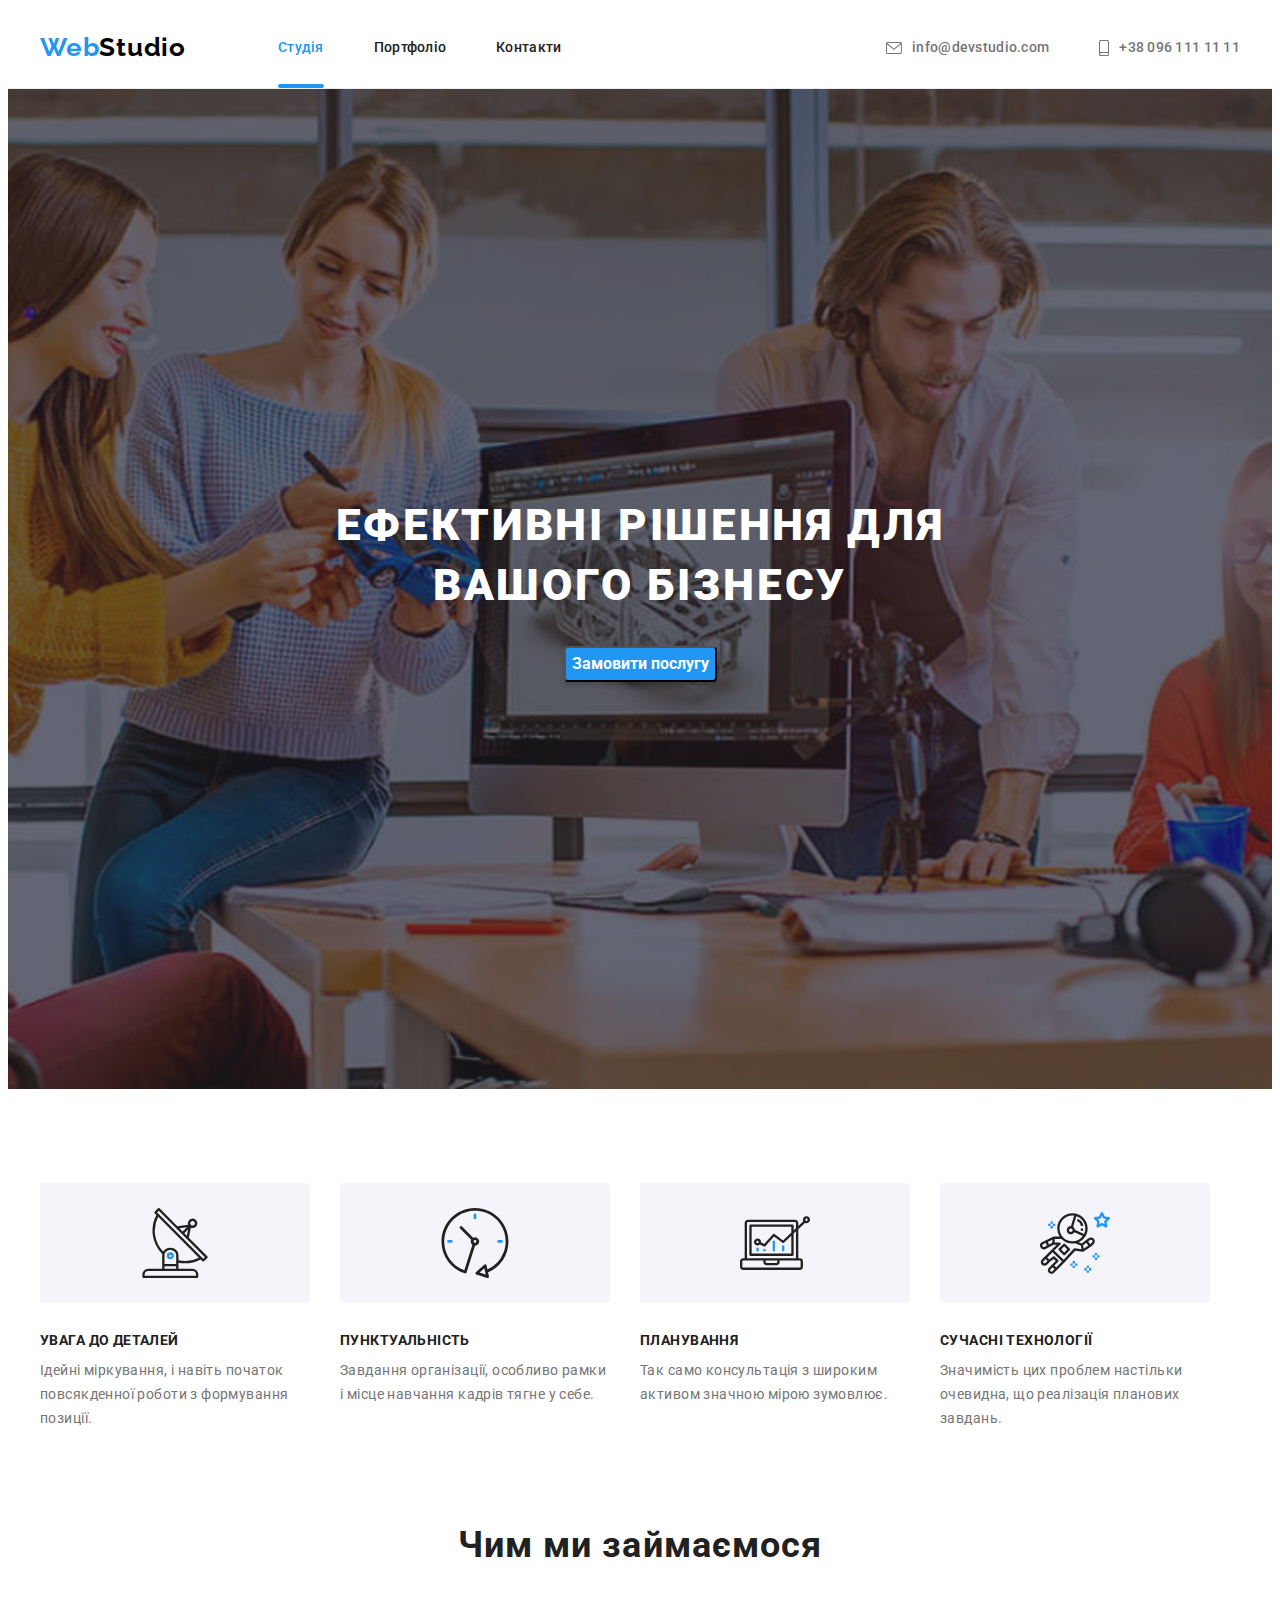
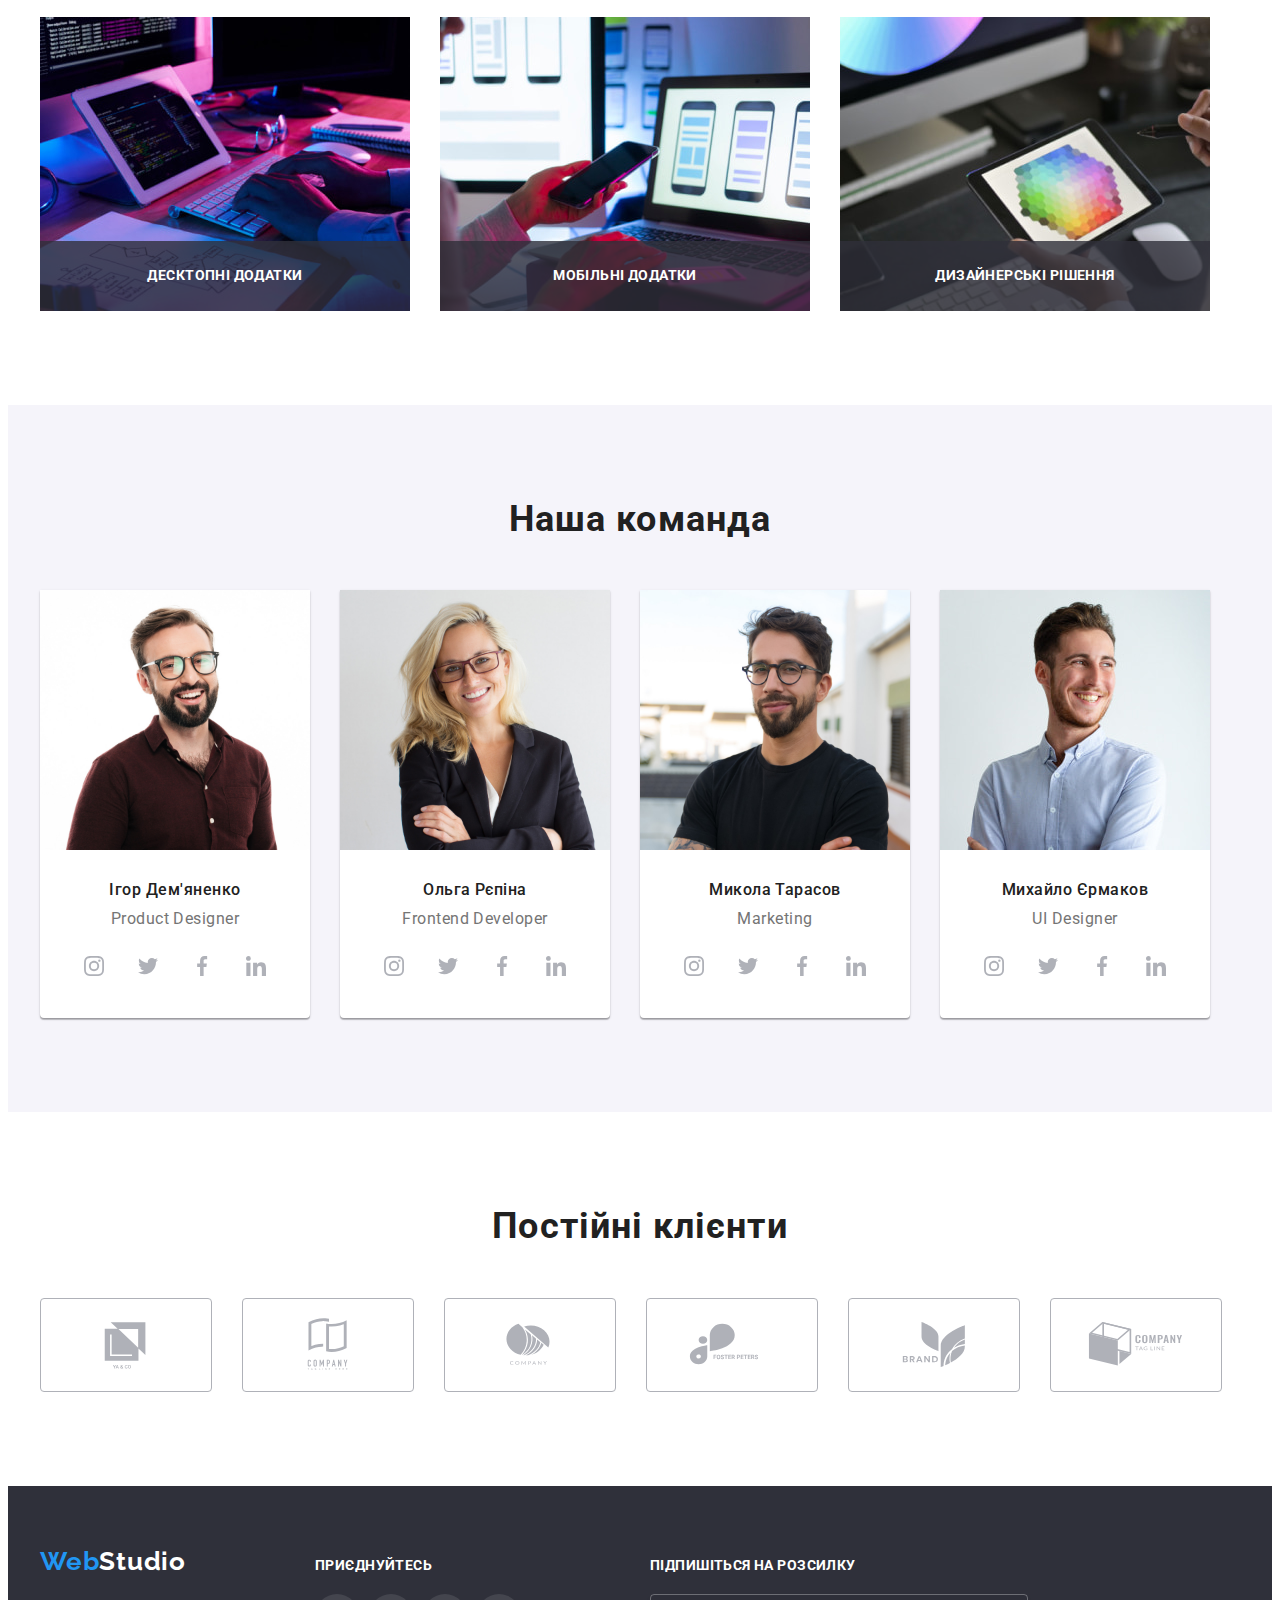
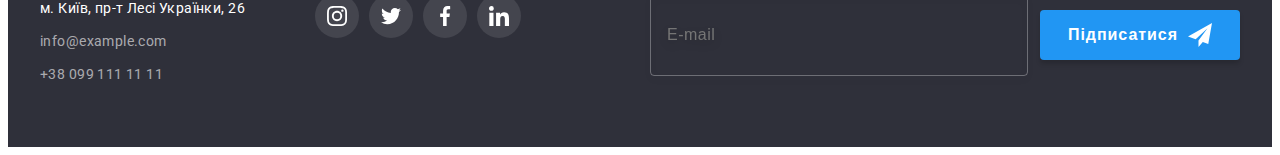
<file: index.html>
<!DOCTYPE html>
<html lang="uk">
  <head>
    <meta charset="UTF-8" />
    <meta http-equiv="X-UA-Compatible" content="IE=edge" />
    <meta name="viewport" content="width=device-width, initial-scale=1.0" />
    <title>WebStudio</title>
    <link rel="stylesheet" href="https://fonts.googleapis.com/css2?family=Raleway:wght@700&family=Roboto:wght@400;500;700;900&display=swap">
    <link rel="stylesheet" href="https://cdnjs.cloudflare.com/ajax/libs/modern-normalize/1.1.0/modern-normalize.min.css" integrity="sha512-wpPYUAdjBVSE4KJnH1VR1HeZfpl1ub8YT/NKx4PuQ5NmX2tKuGu6U/JRp5y+Y8XG2tV+wKQpNHVUX03MfMFn9Q==" crossorigin="anonymous" referrerpolicy="no-referrer" />
    <link rel="stylesheet" href="./css/styles.css">
  </head>
  <body>
    <!--Header section-->
    <header>
      <div class="container header">
      <nav class="header-nav">
        <a href="./index.html" class="logo"><span class="web">Web</span>Studio</a>
        <ul class="nav-list">
          <li><a href="./index.html" class="link current">Студія</a></li>
          <li><a href="./portfolio.html" class="link nav-link">Портфоліо</a></li>
          <li><a href="" class="link nav-link">Контакти</a></li>
        </ul>
      </nav>
      <ul class="contacts">
        <li class="contacts-item"><a href="mailto:info@devstudio.com" class="link"><svg class="contact-icon" width="16" height="12"><use href="./images/icon/icons.svg#icon-envelope"></use></svg>info@devstudio.com</a></li>
        <li class="contacts-item"><a href="tel:+380961111111" class="link"><svg class="contact-icon" width="10" height="16"><use href="./images/icon/icons.svg#icon-smartphone"></use></svg>+38 096 111 11 11</a></li>
      </ul>
    </div>
    </header>
    <!--Main section-->
    <main>
      <section class="hero section">
        <div class="container">
        <h1 class="title">Ефективні рішення для вашого бізнесу</h1>
      <button type="button" class="btn " data-modal-open>Замовити послугу</button>
    </div>
      </section>
       <section class="section">
        <div class="container">
        <ul class="text-list">
          <li class="text-list-item">
          <div class="list-icon">
          <svg class="list-item-icon">
            <use href="./images/icon/icons.svg#icon-antenna" width="70" height="70"></use>
          </svg></div>
            <h3 class="list-item-title">УВАГА ДО ДЕТАЛЕЙ</h3>
            <p class="list-item">
              Ідейні міркування, і навіть початок повсякденної роботи з формування позиції.
            </p>
          </li>
          <li class="text-list-item">
            <div class="list-icon">
            <svg class="list-item-icon"><use href="./images/icon/icons.svg#icon-clock" width="70" height="70"></use>
          </svg></div>
            <h3 class="list-item-title">Пунктуальність</h3>
            <p class="list-item">
              Завдання організації, особливо рамки і місце навчання кадрів тягне у себе.
            </p>
          </li>
          <li class="text-list-item">
            <div class="list-icon">
            <svg class="list-item-icon"><use href ="./images/icon/icons.svg#icon-diagram" width="70" height="70"></use>
             </svg></div>
            <h3 class="list-item-title">ПЛАНУВАННЯ</h3>
            <p class="list-item">
              Так само консультація з широким активом значною мірою зумовлює.
            </p>
          </li>
          <li class="text-list-item">
            <div class="list-icon">
            <svg class="list-item-icon"><use href="./images/icon/icons.svg#icon-astronaut" width="70" height="70"></use>
            </svg></div>
            <h3 class="list-item-title">СУЧАСНІ ТЕХНОЛОГІЇ</h3>
            <p class="list-item">
              Значимість цих проблем настільки очевидна, що реалізація планових завдань.
            </p>
          </li>
        </ul>
      </div>
      </section>
      <!--Section work-->
      <section class="images-box section">
        <div class="container">
        <h2 class="box-title">Чим ми займаємося</h2>
        <ul class="images-list">
          <li class="images-box-item">
            <img
              src="./images/work/img1.jpg"
              alt="верстка сайта"
              width="370"
              height="294">
              <div class="overlay-box">
                <p class="overlay-text">Десктопні додатки</p>
              </div>
          </li>
          <li class="images-box-item">
            <img
              src="./images/work/img2.jpg"
              alt="мобильное приложение"
              width="370"
              height="294">
              <div class="overlay-box">
                <p class="overlay-text">Мобільні додатки</p>
              </div>
          </li>
          <li class="images-box-item">
            <img
              src="./images/work/img3.jpg"
              alt="приложение для планшета"
              width="370"
              height="294">
              <div class="overlay-box">
                <p class="overlay-text">Дизайнерські рішення</p>
              </div>
          </li>
        </ul>
      </div>
      </section>
       <!--Team section-->
      <section class="team-section section">
        <div class="container">
        <h2 class="title-team-section">Наша команда</h2>
        <ul class="team-list">
          <li class="box-shadow">
            <img
              src="./images/team/img1.jpg"
              alt="продукт дизайнер"
              width="270"
              height="260">
              <div class="visit-card">
            <h3 class="team-title-item">Ігор Дем'яненко</h3>
            <p lang="en" class="tagline">Product Designer</p>
            <ul class="social">
              <li class="social-item">
                <a class="social-link" href="">
              <svg class="social-svg"><use href="./images/icon/icons.svg#icon-instagram" width="20" height="20"></use></svg>
                </a>
              </li>
              <li class="social-item">
                <a class="social-link" href="">
                  <svg class="social-svg">
                  <use href="./images/icon/icons.svg#icon-twitter" width="20" height="20"></use>
                  </svg>
                </a>
              </li>
              <li class="social-item">
                <a class="social-link" href="">
                  <svg class="social-svg">
                    <use href="./images/icon/icons.svg#icon-facebook" width="20" height="20"></use>
                  </svg>
                </a>
              </li>
              <li class="social-item">
                <a class="social-link" href="">
                  <svg class="social-svg">
                    <use href="./images/icon/icons.svg#icon-linkedin" width="20" height="20"></use>
                  </svg>
                </a>
              </li>
            </ul>
          </div>
          </li>
          <li class="box-shadow">
            <img
              src="./images/team/img2.jpg"
              alt="фронтенд розробник"
              width="270"
              height="260">
              <div class="visit-card">
            <h3 class="team-title-item">Ольга Рєпіна</h3>
            <p lang="en" class="tagline">Frontend Developer</p>
            <ul class="social">
              <li class="social-item">
                <a class="social-link" href="">
              <svg class="social-svg"><use href="./images/icon/icons.svg#icon-instagram" width="20" height="20"></use></svg>
                </a>
              </li>
              <li class="social-item">
                <a class="social-link" href="">
                  <svg class="social-svg">
                  <use href="./images/icon/icons.svg#icon-twitter" width="20" height="20"></use>
                  </svg>
                </a>
              </li>
              <li class="social-item">
                <a class="social-link" href="">
                  <svg class="social-svg">
                    <use href="./images/icon/icons.svg#icon-facebook" width="20" height="20"></use>
                  </svg>
                </a>
              </li>
              <li class="social-item">
                <a class="social-link" href="">
                  <svg class="social-svg">
                    <use href="./images/icon/icons.svg#icon-linkedin" width="20" height="20"></use>
                  </svg>
                </a>
              </li>
            </ul>
          </div>
          </li>
          <li class="box-shadow">
            <img
              src="./images/team/img3.jpg"
              alt="маркетолог"
              width="270"
              height="260">
              <div class="visit-card">
            <h3 class="team-title-item">Микола Тарасов</h3>
            <p lang="en" class="tagline">Marketing</p>
            <ul class="social">
              <li class="social-item">
                <a class="social-link" href="">
              <svg class="social-svg"><use href="./images/icon/icons.svg#icon-instagram" width="20" height="20"></use></svg>
                </a>
              </li>
              <li class="social-item">
                <a class="social-link" href="">
                  <svg class="social-svg">
                  <use href="./images/icon/icons.svg#icon-twitter" width="20" height="20"></use>
                  </svg>
                </a>
              </li>
              <li class="social-item">
                <a class="social-link" href="">
                  <svg class="social-svg">
                    <use href="./images/icon/icons.svg#icon-facebook" width="20" height="20"></use>
                  </svg>
                </a>
              </li>
              <li class="social-item">
                <a class="social-link" href="">
                  <svg class="social-svg">
                    <use href="./images/icon/icons.svg#icon-linkedin" width="20" height="20"></use>
                  </svg>
                </a>
              </li>
            </ul>
          </div>
          </li>
          <li class="box-shadow">
            <img
              src="./images/team/img4.jpg"
              alt="дизайнер"
              width="270"
              height="260">
              <div class="visit-card">
            <h3 class="team-title-item">Михайло Єрмаков</h3>
            <p lang="en" class="tagline">UI Designer</p>
            <ul class="social">
              <li class="social-item">
                <a class="social-link" href="">
              <svg class="social-svg"><use href="./images/icon/icons.svg#icon-instagram" width="20" height="20"></use></svg>
                </a>
              </li>
              <li class="social-item">
                <a class="social-link" href="">
                  <svg class="social-svg">
                  <use href="./images/icon/icons.svg#icon-twitter" width="20" height="20"></use>
                  </svg>
                </a>
              </li>
              <li class="social-item">
                <a class="social-link" href="">
                  <svg class="social-svg">
                    <use href="./images/icon/icons.svg#icon-facebook" width="20" height="20"></use>
                  </svg>
                </a>
              </li>
              <li class="social-item">
                <a class="social-link" href="">
                  <svg class="social-svg">
                    <use href="./images/icon/icons.svg#icon-linkedin" width="20" height="20"></use>
                  </svg>
                </a>
              </li>
            </ul>
          </div>
          </li>
        </ul>
      </div>
      </section>
      <!-- Client-section -->
    <section class="client-section section">
      <div class="container">
      <h2 class="title-client-section">Постійні клієнти</h2>
      <ul class="client-list">
      <li class="client-list-item">
        <a class="client-logo-link" href="">
          <svg class="client-logo">
            <use href="./images/icon/icons.svg#icon-logo-1" width="106" height="60"></use>
          </svg>
        </a>
      </li>
      <li class="client-list-item">
        <a class="client-logo-link" href="">
          <svg class="client-logo">
            <use href="./images/icon/icons.svg#icon-logo-2" width="106" height="60"></use>
          </svg>
        </a>
      </li>
      <li class="client-list-item">
        <a class="client-logo-link" href="">
          <svg class="client-logo">
            <use href="./images/icon/icons.svg#icon-logo-3" width="106" height="60"></use>
          </svg>
        </a>
      </li>
      <li class="client-list-item">
        <a class="client-logo-link" href="">
          <svg class="client-logo">
            <use href="./images/icon/icons.svg#icon-logo-4" width="106" height="60"></use>
          </svg>
        </a>
      </li>
      <li class="client-list-item">
        <a class="client-logo-link" href="">
          <svg class="client-logo">
            <use href="./images/icon/icons.svg#icon-logo-5" width="106" height="60"></use>
          </svg>
        </a>
      </li>
      <li class="client-list-item">
        <a class="client-logo-link" href="">
          <svg class="client-logo">
            <use href="./images/icon/icons.svg#icon-logo-6" width="106" height="60"></use>
          </svg>
        </a>
      </li>
      </ul>
    </div>
    </section>
    </main>
    <!--Footer section-->
    <footer class="footer">
      <div class="container footer-container">
        <div class="footer-left">
      <a href="./index.html" class="logo-footer"><span class="web-footer">Web</span>Studio</a>
      <address>
        <ul class="address">
          <li class="address-list-item">
            <a
              href="https://goo.gl/maps/V2RMmT23SbGnwHyq6"
              target="_blank"
              rel="noopener noreferrer" class="address-link footer-address"
              >м. Київ, пр-т Лесі Українки, 26</a
            >
          </li>
          <li class="address-list-item"><a href="mailto:info@example.com" class="address-link">info@example.com</a></li>
          <li class="address-list-item"><a href="tel:+380991111111" class="address-link">+38 099 111 11 11</a></li>
        </ul>
      </address>
    </div>
      <div class="footer-right">
        <h2 class="join-text">приєднуйтесь</h2>
        <ul class="footer-list">
          <li class="footer-item">
            <a class="footer-link" href="">
              <svg class="social-icon">
              <use href="./images/icon/icons.svg#icon-instagram" width="20" height="20"></use>
              </svg>
            </a>
          </li>
          <li class="footer-item">
            <a class="footer-link" href="">
              <svg class="social-icon">
                <use href="./images/icon/icons.svg#icon-twitter" width="20" height="20"></use>
              </svg>
            </a>
          </li>
          <li class="footer-item">
            <a class="footer-link" href="">
              <svg class="social-icon">
                <use href="./images/icon/icons.svg#icon-facebook" width="20" height="20"></use>
              </svg>
            </a>
          </li>
          <li class="footer-item">
            <a class="footer-link" href="">
              <svg class="social-icon">
                <use href="./images/icon/icons.svg#icon-linkedin" width="20" height="20"></use>
              </svg>
            </a>
          </li> 
        </ul>
  </div>
  <div class="footer-subscribe">
    <div>
    <h2 class="subscribe-text">Підпишіться на розсилку</h2>
  </div>
    <div class="footer-subscribe-form">
   <form class="subscribe-form" name="subscribe-form">
      <input class="subscribe-input" type="email" name="email" placeholder="E-mail"/>
      <button class="subscribe-btn" type="submit">
        <span>Підписатися</span>
        <svg class="btn-svg" width="24" height="24">
          <use href="./images/icon/icons.svg#icon-subscribe-btn"></use>
        </svg>
      </button> 
    </form>
    </div>
  </div>
    </div>
    </footer>
   <div class="backdrop is-hidden" data-modal>
  <div class="modal">
    <button class="button-close" data-modal-close>
      <svg width="18" height="18">
        <use href="./images/icon/icons.svg#icon-close"></use>
      </svg>
   </button>
   <form class="modal-form">
   <strong class="modal-title">Залиште свої дані, ми вам передзвонимо</strong>
   <div class="form-box">
   <label class="modal-label">
    <span class="label-text">Ім'я</span> 
    <input class="modal-input" type="text" name="name"/>
    <svg class="svg-input" width="18" height="18">
      <use href="./images/icon/icons.svg#icon-person"></use>
    </svg>
  </label>
   <label class="modal-label">
    <span class="label-text">Телефон</span>
    <input class="modal-input" type="tel" name="phone-number"/>
    <svg class="svg-input" width="18" height="18">
      <use href="./images/icon/icons.svg#icon-phone"></use>
    </svg>
  </label>
   <label class="modal-label">
   <span class="label-text">Пошта</span>
    <input class="modal-input" type="email" name="e-mail"/>
    <svg class="svg-input" width="18" height="18">
    <use href="./images/icon/icons.svg#icon-email"></use>
    </svg>
  </label>
   <label class="modal-label">
  <span class="label-text"> Коментар</span>
   <textarea class="input-comment" name="comment" id="comment" rows="5" placeholder="Введіть текст"></textarea>
  </label>
</div>
   <label class="agreement-label">
  <input class="checkbox-form visually-hidden" type="checkbox" name="agreement"/>
  <svg class="checkbox-icon" width="16" height="15">
    <use class="checkbox-icon-uncheck" href="./images/icon/icons.svg#icon-uncheck"></use>
    <use class="checkbox-icon-check" href="./images/icon/icons.svg#icon-check"></use>   
  </svg>
<span class="text-agreement">Погоджуюся з розсилкою та приймаю <a class="agreement-link" href=""> Умови договору</a></span>
  </label>
   <button class="modal-btn" type="submit">Відправити</button>
  </form>
  </div>
   </div>
    <script src="./modal.js"></script>
  </body>
</html>
</file>
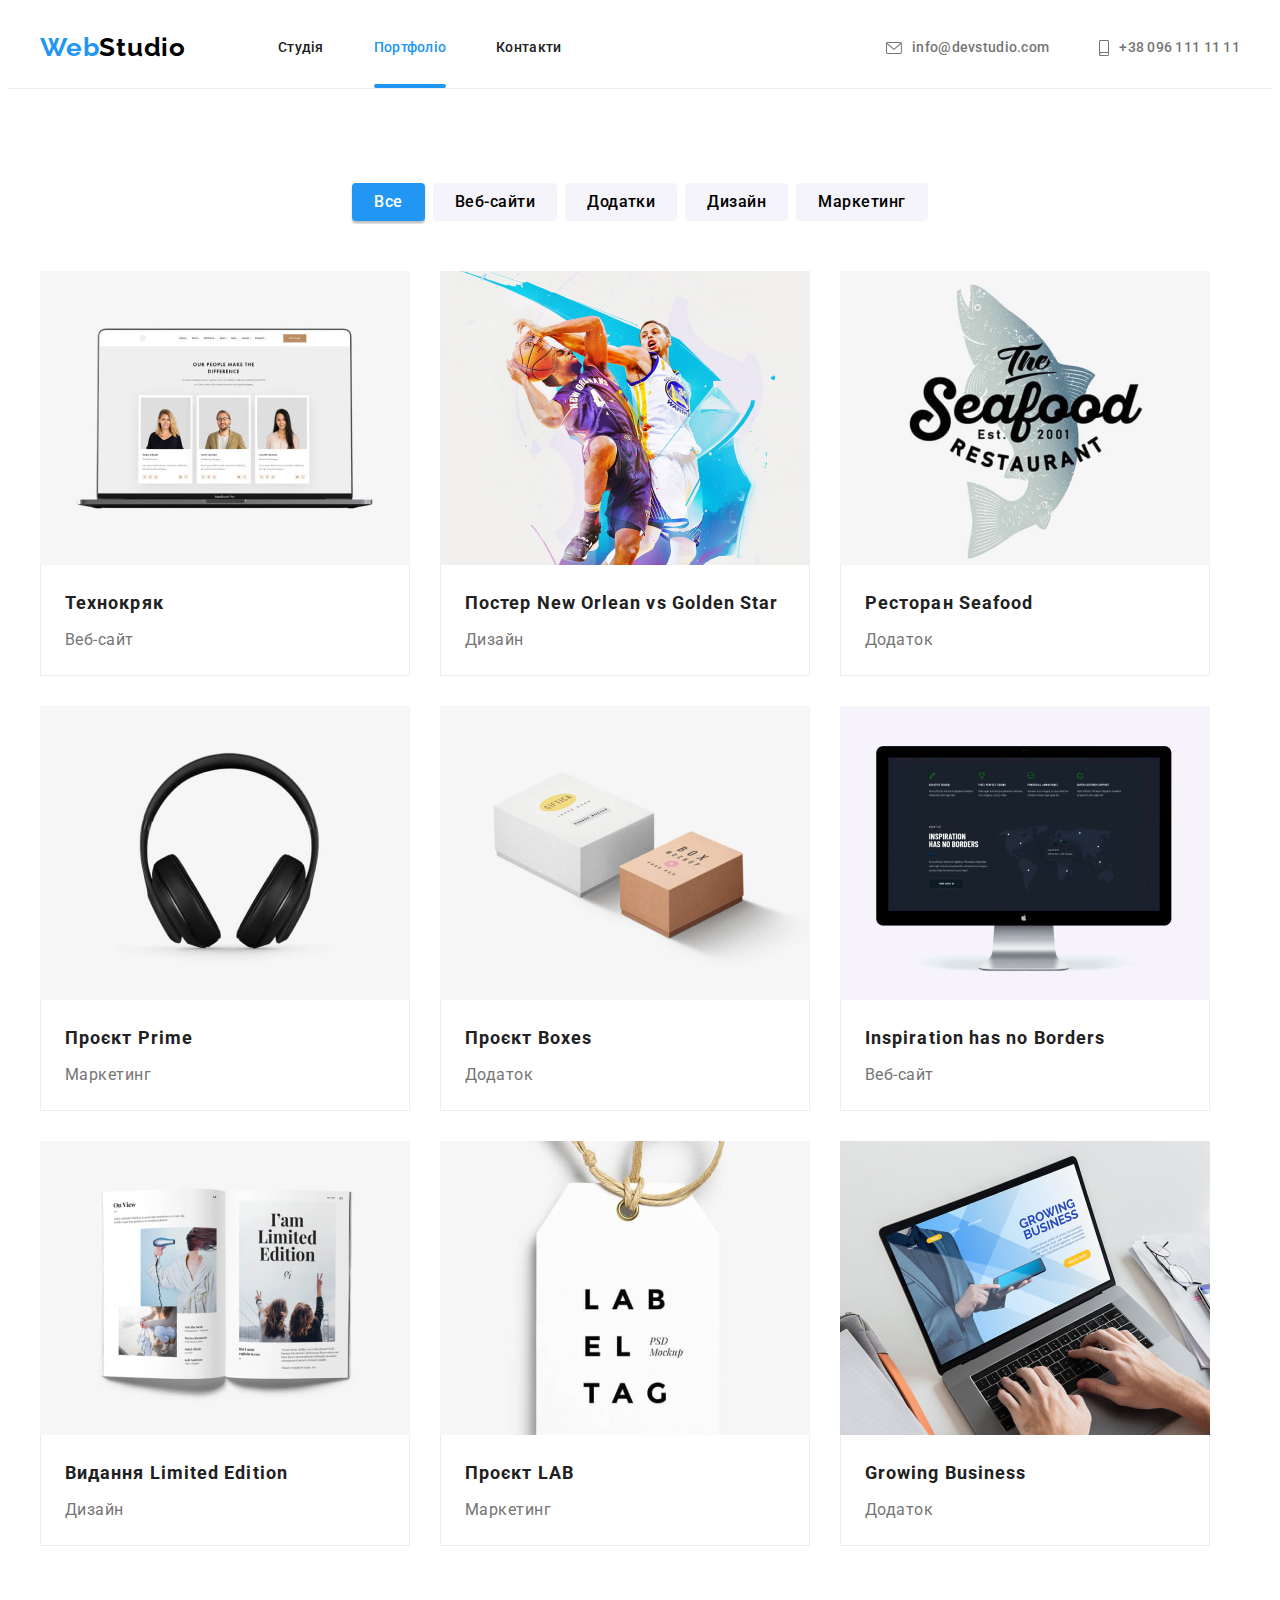
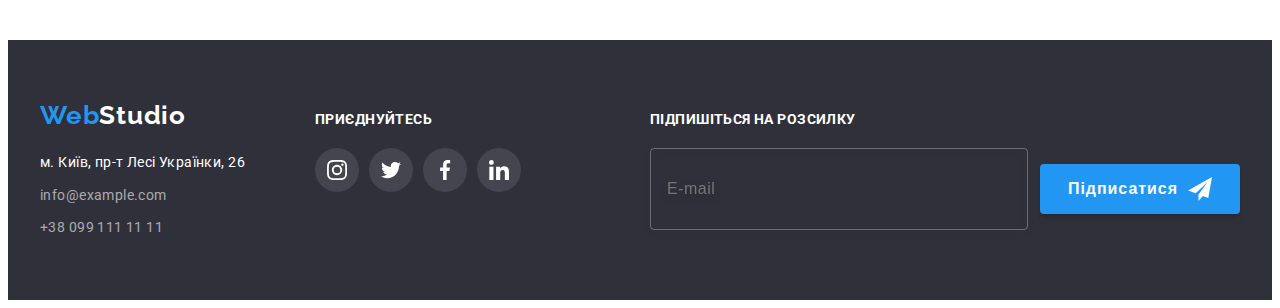
<file: portfolio.html>
<!DOCTYPE html>
<html lang="uk">
<head>
    <meta charset="UTF-8">
    <meta http-equiv="X-UA-Compatible" content="IE=edge">
    <meta name="viewport" content="width=device-width, initial-scale=1.0">
    <title>Portfolio</title>
    <link href="https://fonts.googleapis.com/css2?family=Raleway:wght@700&family=Roboto:wght@400;500;700;900&display=swap" rel="stylesheet">
    <link rel="stylesheet" href="https://cdnjs.cloudflare.com/ajax/libs/modern-normalize/1.1.0/modern-normalize.min.css" integrity="sha512-wpPYUAdjBVSE4KJnH1VR1HeZfpl1ub8YT/NKx4PuQ5NmX2tKuGu6U/JRp5y+Y8XG2tV+wKQpNHVUX03MfMFn9Q==" crossorigin="anonymous" referrerpolicy="no-referrer" />
    <link rel="stylesheet" href="./css/styles.css">
</head>
<body>
    <!--Header section-->
    <header>
        <div class="container header">
<nav class="header-nav">
    <a href="./index.html" class="logo"><span class="web">Web</span>Studio</a>
    <ul class="nav-list">
      <li><a href="./index.html" class="link nav-link">Студія</a></li>
      <li><a href="./portfolio.html" class="link current">Портфоліо</a></li>
      <li><a href="" class="link nav-link">Контакти</a></li>
    </ul>
</nav>
<ul class="contacts">
    <li><a href="mailto:info@devstudio.com" class="link"><svg class="contact-icon" width="16" height="12"><use href="./images/icon/icons.svg#icon-envelope"></use></svg>info@devstudio.com</a></li>
    <li><a href="tel:+380961111111" class="link"><svg class="contact-icon" width="10" height="16"><use href="./images/icon/icons.svg#icon-smartphone"></use></svg>+38 096 111 11 11</a></li>
  </ul>
</div>
    </header>
    <!--Main section-->
    <main>
        <section class="section">
            <div class="container">
            <ul class="btn-list">
                <li class="btn-list-item">
                    <button type="button" class="btn-item btn-current">Все</button>
                </li>
                <li class="btn-list-item">
                    <button type="button" class="btn-item">Веб-сайти</button>
                </li>
                <li class="btn-list-item">
                    <button type="button" class="btn-item">Додатки</button>
                </li>
                <li class="btn-list-item">
                    <button type="button" class="btn-item">Дизайн</button>
                </li>
                <li class="btn-list-item">
                    <button type="button" class="btn-item">Маркетинг</button>
                </li>
            </ul>
            <ul class="images-list-portfolio">
            <li class="portfolio-img-item">
            <a href="" class="link-portfolio">
              <div class="portfolio-overlay">
              <img src="./images/portfolio/img1.jpg" alt="команда" width="370" height="294">
              <div class="overlay">
                <p class="portfolio-overlay-text">Ресурс пропонує комплексні пропозиції з різним рівнем функціоналу та сервісів. Все це дозволить відвідувачу отримати вичерпні відомості про компанію чи приватну особу.</p>
              </div>
              </div>
                <div class="portfolio-text">
           <h2 class="portfolio-list-item">Технокряк</h2>
           <p class="desc">Веб-сайт</p>
        </div>
            </a>
            </li>
            <li class="portfolio-img-item">
            <a href="" class="link-portfolio">
              <div class="portfolio-overlay">
              <img src="./images/portfolio/img2.jpg" alt="постер" width="370" height="294">
              <div class="overlay">
                <p class="portfolio-overlay-text">Ресурс пропонує комплексні пропозиції з різним рівнем функціоналу та сервісів. Все це дозволить відвідувачу отримати вичерпні відомості про компанію чи приватну особу.</p>
              </div>
              </div>
            <div class="portfolio-text">
            <h2 class="portfolio-list-item">Постер New Orlean vs Golden Star</h2>
            <p class="desc">Дизайн</p>
        </div>
            </a>
            </li>
            <li class="portfolio-img-item">
            <a href="" class="link-portfolio">
              <div class="portfolio-overlay">
              <img src="./images/portfolio/img3.jpg" alt="ресторан" width="370" height="294">
              <div class="overlay">
                <p class="portfolio-overlay-text">Ресурс пропонує комплексні пропозиції з різним рівнем функціоналу та сервісів. Все це дозволить відвідувачу отримати вичерпні відомості про компанію чи приватну особу.</p>
              </div>
              </div>
                <div class="portfolio-text">
                <h2 class="portfolio-list-item">Ресторан Seafood</h2>
                <p class="desc">Додаток</p>
            </div>
             </a>
            </li>
            <li class="portfolio-img-item">
                <a href="" class="link-portfolio">
                  <div class="portfolio-overlay">
                  <img src="./images/portfolio/img4.jpg" alt="музика" width="370" height="294">
                  <div class="overlay">
                    <p class="portfolio-overlay-text">Ресурс пропонує комплексні пропозиції з різним рівнем функціоналу та сервісів. Все це дозволить відвідувачу отримати вичерпні відомості про компанію чи приватну особу.</p>
                  </div>
                  </div>
                    <div class="portfolio-text">
                <h2 class="portfolio-list-item">Проєкт Prime</h2>
                <p class="desc">Маркетинг</p>
            </div>
                </a>
            </li>
            <li class="portfolio-img-item">
            <a href="" class="link-portfolio">
              <div class="portfolio-overlay">
              <img src="./images/portfolio/img5.jpg" alt="додатки" width="370" height="294">
              <div class="overlay">
                <p class="portfolio-overlay-text">Ресурс пропонує комплексні пропозиції з різним рівнем функціоналу та сервісів. Все це дозволить відвідувачу отримати вичерпні відомості про компанію чи приватну особу.</p>
              </div>
              </div>
                <div class="portfolio-text">
            <h2 class="portfolio-list-item">Проєкт Boxes</h2>
            <p class="desc">Додаток</p>
        </div>
            </a>
             </li>
            <li class="portfolio-img-item">
                <a href="" class="link-portfolio">
                  <div class="portfolio-overlay">
                  <img src="./images/portfolio/img6.jpg" alt="розробка сайта" width="370" height="294">
                  <div class="overlay">
                    <p class="portfolio-overlay-text">Ресурс пропонує комплексні пропозиції з різним рівнем функціоналу та сервісів. Все це дозволить відвідувачу отримати вичерпні відомості про компанію чи приватну особу.</p>
                  </div>
                  </div>
                    <div class="portfolio-text">
                <h2 class="portfolio-list-item">Inspiration has no Borders</h2>
                <p class="desc">Веб-сайт</p>
            </div>
                </a>
            </li>
            <li class="portfolio-img-item">
                <a href="" class="link-portfolio">
                  <div class="portfolio-overlay">
                  <img src="./images/portfolio/img7.jpg" alt="друковане видання" width="370" height="294">
                  <div class="overlay">
                    <p class="portfolio-overlay-text">Ресурс пропонує комплексні пропозиції з різним рівнем функціоналу та сервісів. Все це дозволить відвідувачу отримати вичерпні відомості про компанію чи приватну особу.</p>
                  </div>
                  </div>
                    <div class="portfolio-text">
                    <h2 class="portfolio-list-item">Видання Limited Edition</h2>
                    <p class="desc">Дизайн</p>
                </div>
                </a>
             </li>
            <li class="portfolio-img-item">
                <a href="" class="link-portfolio">
                  <div class="portfolio-overlay">
                  <img src="./images/portfolio/img8.jpg" alt="лейбл" width="370" height="294">
                  <div class="overlay">
                    <p class="portfolio-overlay-text">Ресурс пропонує комплексні пропозиції з різним рівнем функціоналу та сервісів. Все це дозволить відвідувачу отримати вичерпні відомості про компанію чи приватну особу.</p>
                  </div>
                  </div>
                    <div class="portfolio-text">
                    <h2 class="portfolio-list-item">Проєкт LAB</h2>
                    <p class="desc">Маркетинг</p>
                </div>
                 </a>
            </li>
            <li class="portfolio-img-item">
                <a href="" class="link-portfolio">
                  <div class="portfolio-overlay">
                  <img src="./images/portfolio/img9.jpg" alt="додатки для бізнесу" width="370" height="294">
                  <div class="overlay">
                    <p class="portfolio-overlay-text">Ресурс пропонує комплексні пропозиції з різним рівнем функціоналу та сервісів. Все це дозволить відвідувачу отримати вичерпні відомості про компанію чи приватну особу.</p>
                  </div>
                  </div>
                    <div class="portfolio-text">
                <h2 class="portfolio-list-item">Growing Business</h2>
                <p class="desc">Додаток</p>
            </div>
             </a>
            </li>
            </ul>
        </div>
        </section>
    </main>
    <!--Footer section-->
    <footer class="footer">
        <div class="container footer-container">
            <div class="footer-left">
        <a href="./index.html" class="logo-footer"><span class="web-footer">Web</span>Studio</a>
      <address>
        <ul class="address">
          <li class="address-list-item">
            <a
              href="https://goo.gl/maps/V2RMmT23SbGnwHyq6"
              target="_blank"
              rel="noopener noreferrer" class="address-link footer-address"
              >м. Київ, пр-т Лесі Українки, 26</a
            >
          </li>
          <li class="address-list-item"><a href="mailto:info@example.com" class="address-link">info@example.com</a></li>
          <li class="address-list-item"><a href="tel:+380991111111" class="address-link">+38 099 111 11 11</a></li>
        </ul>
      </address>
    </div>
    <div class="footer-right">
        <h2 class="join-text">приєднуйтесь</h2>
        <ul class="footer-list">
          <li class="footer-item">
            <a class="footer-link" href="">
              <svg class="social-icon">
              <use href="./images/icon/icons.svg#icon-instagram" width="20" height="20"></use>
              </svg>
            </a>
          </li>
          <li class="footer-item">
            <a class="footer-link" href="">
              <svg class="social-icon">
                <use href="./images/icon/icons.svg#icon-twitter" width="20" height="20"></use>
              </svg>
            </a>
          </li>
          <li class="footer-item">
            <a class="footer-link" href="">
              <svg class="social-icon">
                <use href="./images/icon/icons.svg#icon-facebook" width="20" height="20"></use>
              </svg>
            </a>
          </li>
          <li class="footer-item">
            <a class="footer-link" href="">
              <svg class="social-icon">
                <use href="./images/icon/icons.svg#icon-linkedin" width="20" height="20"></use>
              </svg>
            </a>
          </li> 
        </ul>
  </div>
  <div class="footer-subscribe">
    <div>
    <h2 class="subscribe-text">Підпишіться на розсилку</h2>
  </div>
    <div class="footer-subscribe-form">
   <form class="subscribe-form" name="subscribe-form">
      <input class="subscribe-input" type="email" name="email" placeholder="E-mail"/>
      <button class="subscribe-btn" type="submit">
        <span>Підписатися</span>
        <svg class="btn-svg" width="24" height="24">
          <use href="./images/icon/icons.svg#icon-subscribe-btn"></use>
        </svg>
      </button>
    </form>
  </div>
  </div>
    </div>
    </footer>
</body>
</html>
</file>
<file: css/styles.css>
:root{
  /* fonts */
    --main-font--:'Roboto',sans-serif;
    --secondary-font--:'Raleway',sans-serif;
    /* color */
    --main-color--:#212121;
    --secondary-color--: #757575;
    --accent-color--:#2196F3;
    --white-color--:#FFFFFF;
    /* background color */
    --main-bcg-color--: #FFFFFF;
    --lightgrey-bcg-color--:#F5F4FA;
    --darkgrey-bcg-color--: #2F303A;
}
body{
    font-family: var(--main-font--);
    color:var(--main-color--) ;
    background-color:var(--main-bcg-color--);
}
h1,h2,h3,h4,h5,h6,p{
    margin: 0;
    padding: 0;
}
ul{
    list-style:none ;
    padding: 0;
    margin: 0;
}
.section{
    padding-top: 94px;
    padding-bottom: 94px;
}
.images-box{
    padding-top: 0;
}
img{
    display: block;
}
.container{
    width: 1200px;
    padding-left: 15px;
    padding-right: 15px;
    margin-left: auto;
    margin-right: auto;
    align-items: center;
}
header{
    border-bottom: 1px solid #ECECEC;
}
.header{
    display: flex;
    align-items: center;
}
.header-nav{
    display: flex;
    margin-right: auto;
}
.logo{
    width:145px;
    padding-top:24px;
    padding-bottom:25px;
    margin-right: 93px;
    font-family:var(--secondary-font--);
    font-weight: 700;
    font-size: 26px;
    line-height: 1.19;
    letter-spacing: 0.03em;
    color: #000000;
    text-decoration: none;

}
.web{
    color: var(--accent-color--);
}
.nav-list{
display: flex;
gap: 50px;
font-weight: 500;
font-size: 14px;
line-height: 1.14;
letter-spacing: 0.02em;
list-style: none;
text-decoration: none;
}
.current{
    position: relative;
    color: var(--accent-color--);
}
.current::after{
    position: absolute;
    bottom: 0;
    left: 0;
    z-index: 100;
    content: '';
    width:100%;
    height: 4px;
    background-color: var(--accent-color--);
    border-radius: 2px;
}
.nav-link{
    color: var(--main-color--);
}
.link:hover,
.link:focus{
    color:var(--accent-color--) ;
}
.link{
display: flex;
align-items: center;
justify-content: center;
padding-top: 32px;
padding-bottom: 32px;
text-decoration:none ;
transition:color 250ms cubic-bezier(0.4, 0, 0.2, 1);
}

.contacts-item{
    display: flex;
    align-items: center;
    justify-content: center;
}
.contacts a{
font-weight: 500;
font-size: 14px;
line-height:1.14;
letter-spacing: 0.02em;
color: var(--secondary-color--);
text-decoration: none;
}
.contacts{
display:flex;
gap: 50px;
list-style:none;}
.contacts:hover,
.contacts:focus{
    color:var(--accent-color--);
}
.contact-icon{
margin-right: 10px;
fill:currentColor;
}
.contact-icon:hover,
.contact-icon:focus{
    fill:var(--accent-color--)
}
.hero{
    max-width: 1600px;
    height: 600px;
    margin-left: auto;
    margin-right: auto;
    background-image:linear-gradient(to right,rgba(47, 48, 58, 0.4),rgba(47, 48, 58, 0.4)), url(../images/hero-bcg/img-bcg.jpg);
    background-position: center;
    background-repeat: no-repeat;
    background-size: cover;
}

.hero{
    display: flex;
    align-items: center;
    padding-top: 200px;
    padding-bottom:200px;
    background-color:var(--darkgrey-bcg-color--);
    color: var(--white-color--);
}
.title{
 margin: auto;
 margin-bottom: 30px;
width: 696px;
font-weight: 900;
font-size: 44px;
line-height:1.36;
letter-spacing: 0.06em;
text-align: center;
text-transform: uppercase;
}
.btn{
display: block;
 margin: auto;
 border-radius: 4px;
background:var(--accent-color--);
box-shadow: 0px 4px 4px rgba(0, 0, 0, 0.15);
font-weight: 700;
font-size: 16px;
line-height: 1.87;
color: var(--white-color--);
cursor: pointer;
font-family: inherit;
transition: background-color 250ms cubic-bezier(0.4, 0, 0.2, 1);
}
.btn:hover,
.btn:focus{
background:#188CE8;
}
.text-list{
display:flex;
flex-wrap: wrap;
gap: 30px;
list-style:none ; 
}
.text-list-item{
    width: 270px;
}
.list-icon{
    display: flex;
    align-items: center;
    justify-content: center;
    margin-bottom: 30px;
    width: 270px;
    height: 120px;
    background-color:#F5F4FA;
    border-radius: 4px;
}
.list-item-icon{
display: flex;
 align-items: center;
 justify-content: center;
 width: 70px;
 height: 70px;
}
.list-item-title{
margin-bottom: 10px;
font-weight: 700;
font-size: 14px;
line-height:1.14;
letter-spacing: 0.03em;
text-transform: uppercase;
}
.list-item{
font-size: 14px;
line-height:1.71;
letter-spacing: 0.03em;
color: var(--secondary-color--);
}
.images-box{
display: flex;
align-items: center;  
}
.box-title{
margin: auto;
font-weight: 700;
font-size: 36px;
line-height:1.16;
letter-spacing: 0.03em;
text-align: center;
}
.images-list{
display: flex;
gap: 30px;
margin-top: 50px;
list-style: none;
}
.images-box-item{
    position: relative;
    max-width: 370px;
}
.overlay-box{
    position: absolute;
    bottom: 0;
    left:0;
    width:370px;
    height:70px;
    background-color:  rgba(47, 48, 58, 0.8);
}
.overlay-text{
display: flex;
align-items: center;
justify-content: center;
padding-top: 27px;
padding-bottom: 27px;
font-weight: 700;
font-size: 14px;
line-height: 1.14;
text-align: center;
letter-spacing: 0.03em;
text-transform: uppercase;
color:var(--white-color--);

}
.team-section{
    display: flex;
    align-items: center;
    background-color:var(--lightgrey-bcg-color--);
   }
.title-team-section{
    margin-bottom: 50px;
    font-weight: 700;
    font-size: 36px;
    line-height:1.16;
    text-align: center;
    letter-spacing: 0.03em;
}
.team-list{
    display: flex;
    gap:30px;
    list-style:none ;
   
}
.box-shadow{
display: block;
background-color:var(--main-bcg-color--);
box-shadow: 0px 1px 3px rgba(0, 0, 0, 0.12), 0px 1px 1px rgba(0, 0, 0, 0.14), 0px 2px 1px rgba(0, 0, 0, 0.2);
border-radius: 0px 0px 4px 4px;
}
.visit-card{padding-top: 30px;
    padding-right: 10px;
    padding-bottom: 30px;
    padding-left: 10px;
}
.team-title-item{
 font-weight: 500;
font-size: 16px;
line-height: 1.19;
text-align: center;
letter-spacing: 0.03em;
}
.tagline{
margin-top:10px;
margin-bottom: 16px;
font-size: 16px;
line-height:1.19;
text-align: center;
letter-spacing:0.03em;
color:var(--secondary-color--);
}
.social{
    display: flex;
    align-items: center;
    justify-content: center;
    gap: 10px;
}
.social-svg{
display:inline-flex;
align-items: center;
justify-content:center;
width: 20px;
height: 20px;
}
.social-link{
display: flex;
align-items: center;
 justify-content: center;
width: 44px;
height: 44px;
border-radius: 50%; 
fill:#AFB1B8;
background-color: #FFFFFF;
transition:background-color 250ms cubic-bezier(0.4, 0, 0.2, 1), fill 250ms cubic-bezier(0.4, 0, 0.2, 1);
}
.social-link:hover,
.social-link:focus{
fill: #FFFFFF;
background-color: var(--accent-color--);
}
.client-section{
display: flex;
align-items: center;
}
.title-client-section{
margin-bottom: 50px;
font-weight: 700;
font-size: 36px;
line-height: 1.16;
text-align: center;
letter-spacing: 0.03em;
}
.client-list{
display: flex;
align-items: center;
gap:30px;
}
.client-logo-link{
    display:inline-flex;
    align-items: center;
    justify-content: center;
    width:170px;
    height: 92px;
    border-radius: 4px;
    border: 1px solid rgba(175, 177, 184, 1);
    fill:#AFB1B8 ;
    transition:fill 250ms cubic-bezier(0.4, 0, 0.2, 1), border 250ms cubic-bezier(0.4, 0, 0.2, 1);
}
.client-logo-link:hover,
.client-logo-link:focus{
border:1px solid var(--accent-color--);
fill: var(--accent-color--);
}
.client-logo{
    width:106px;
    height:60px;
}
.footer{
background-color:var(--darkgrey-bcg-color--);
padding-top:60px;
padding-bottom:60px;
}
.footer-container{
   display: flex;
   align-items: baseline;
}
.footer-left{
    display: flex;
    flex-direction: column;
    margin-right: 70px;
}

.logo-footer{
    display:inline-block;
    margin-bottom: 20px;
    font-family:var(--secondary-font--);
    font-weight: 700;
    font-size: 26px;
    line-height:1.19;
    letter-spacing: 0.03em;
    color: var(--white-color--);
    text-decoration: none;
}
.web-footer{
    color: var(--accent-color--);
}
.address{
    list-style:none ;
}
.address-link.footer-address{
color: var(--white-color--);
}
.address-list-item{
    margin-bottom: 9px;
}
.address-list-item:last-child{
    margin-bottom: 0;
}
.address-link{
font-size: 14px;
line-height: 1.71;
letter-spacing: 0.03em;
color: rgba(255, 255, 255, 0.6);
text-decoration: none;
font-style: normal;
transition: color 250ms cubic-bezier(0.4, 0, 0.2, 1);
}
.address-link:hover,
.address-link:focus{
    color:var(--white-color--);
}
.footer-right{
  display: flex;
  flex-direction: column;
}
.join-text{
margin-bottom: 20px;
font-weight: 700;
font-size: 14px;
line-height: 1.14;
letter-spacing: 0.03em;
text-transform: uppercase;
color:var(--white-color--);
}
.footer-list{
    display: flex;
    align-items: center;
    justify-content:center ;
    gap: 10px;
}
.footer-link{
    display: flex;
    align-items: center;
    justify-content: center;
    width: 44px;
    height: 44px;
    border-radius:50%;
    background-color: rgba(255, 255, 255,0.1);
    fill:var(--white-color--);
    transition: background-color 250ms cubic-bezier(0.4, 0, 0.2, 1);
}
.footer-link:hover,
.footer-link:focus{
    background-color: var(--accent-color--);
}
.social-icon{
width: 20px;
height: 20px;
}

/* footer subscribe */

.footer-subscribe{
    display: flex;
   flex-direction: column;
    margin-left: auto;
}
.subscribe-form{
    display: inline-flex;
    align-items: center;
    justify-content: center;
}
.subscribe-text{
margin-bottom: 20px;
font-weight: 700;
font-size: 14px;
line-height: 1.14;
letter-spacing: 0.03em;
text-transform: uppercase;
color:var(--white-color--);
}

.subscribe-input{
width: 358px;
height: 50px;
padding-top: 15px;
padding-bottom: 15px;
padding-left: 16px;
margin-right: 12px;
border: 1px solid rgba(255, 255, 255, 0.3);
filter: drop-shadow(0px 4px 4px rgba(0, 0, 0, 0.15));
border-radius: 4px;
background-color:transparent;
outline: transparent;
transition: border-color 250ms cubic-bezier(0.4, 0, 0.2, 1);
}
.subscribe-input[placeholder] {
    font-size: 16px;
    line-height: 1.25;
    letter-spacing: 0.03em;
    color:rgba(255, 255, 255, 0.6);
}
.subscribe-input:hover,
.subscribe-input:focus{
    border-color: var(--accent-color--);
}
.subscribe-btn{
    display: inline-flex;
    align-items: center;
    justify-content: center;
    width: 200px;
    height: 50px;
    gap: 10px;
    background: #2196F3;
    color: var(--white-color--);
    font-weight: 700;
    font-size: 16px;
    line-height: 1.87;
    text-align: center;
    letter-spacing: 0.06em;;
box-shadow: 0px 4px 4px rgba(0, 0, 0, 0.15);
border-radius: 4px;
border-color: transparent;
cursor: pointer;
}

/* Modal */

.backdrop{
    position: fixed;
    top: 0;
    left: 0;
    width: 100%;
    height: 100%;
    z-index: 1000;
    background-color:  rgba(0, 0, 0, 0.2);
    display: flex;
    align-items: center;
    justify-content: center;
    opacity: 1;
    transition: opacity 250ms cubic-bezier(0.4, 0, 0.2, 1), visibility 250ms cubic-bezier(0.4, 0, 0.2, 1);
}
.is-hidden{
visibility:hidden;
opacity: 0;
pointer-events: none;
}
.backdrop.is-hidden.modal{
    transform: translate(-50%,-50%) scale(1.1);
    opacity: 0;
}
.modal{
    position: absolute;
    top: 50%;
    left:50%;
    width: 528px;
    min-height:581px;
    padding: 40px;
    background-color: var(--main-bcg-color--);
    box-shadow: 0px 1px 3px rgba(0, 0, 0, 0.12), 0px 1px 1px rgba(0, 0, 0, 0.14), 0px 2px 1px rgba(0, 0, 0, 0.2);
    border-radius: 4px;
    transform: translate(-50%,-50%) scale(1);
    transition: transform 250ms cubic-bezier(0.4, 0, 0.2, 1), opacity 250ms cubic-bezier(0.4, 0, 0.2, 1), visibility 250ms cubic-bezier(0.4, 0, 0.2, 1);
    opacity: 1;
}
.button-close{
    position: absolute;
    top: 8px;
    right: 8px;
    width: 30px;
    height:30px;
    border-radius: 50%;
    background-color: var(--white-color--);
    border: 1px solid rgba(0, 0, 0, 0.1);
    display: flex;
    align-items: center;
    justify-content: center;
    cursor: pointer;
    transition: border-color 250ms cubic-bezier(0.4, 0, 0.2, 1), fill 250ms cubic-bezier(0.4, 0, 0.2, 1);
}
.button-close:hover,
.button-close:focus{
fill: var(--accent-color--);
}
.modal-form{
    display: flex;
    align-items: center;
    flex-direction: column;
}
.modal-title{
margin-bottom: 12px;
font-weight: 700;
font-size: 20px;
line-height: 1.15;
text-align: center;
letter-spacing: 0.03em;
color: var(--main-color--);
}
.form-box{
display: block;
margin-bottom: 20px;
}
.modal-label{
position: relative;
margin-bottom: 10px;
}
.label-text{
display:inline-block;
margin-bottom:4px;
font-size: 12px;
line-height: 1.16;
letter-spacing: 0.01em;
color:var(--secondary-color--);
}
.modal-input{
    padding-top:12px;
    padding-right: 12px;
    padding-bottom:12px;
    padding-left:42px;
    width: 100%;
    border: 1px solid rgba(33, 33, 33, 0.2);
    border-radius: 4px;
    outline: transparent;
    transition: border-color 250ms cubic-bezier(0.4, 0, 0.2, 1);
}
.modal-input:hover,
.modal-input:focus{
    border-color: var(--accent-color--);
}
.modal-input:hover +.svg-input,
.modal-input:focus +.svg-input{
    fill: var(--accent-color--);
}
.svg-input{
    position: absolute;
    top: 50%;
    left: 0;
    transform: translate(12px, -50%);
    fill: #212121;
    transition: fill 250ms cubic-bezier(0.4, 0, 0.2, 1);
}

.input-comment{
display: flex;
resize: none;
width:100%;
height: 120px;
padding: 12px 16px;
border: 1px solid rgba(33, 33, 33, 0.2);
border-radius: 4px;
outline: transparent;
transition: border-color 250ms cubic-bezier(0.4, 0, 0.2, 1);
}
.input-comment:hover,
.input-comment:focus{
    border-color: var(--accent-color--);
}
textarea::placeholder{
    font-size: 12px;
    line-height: 1.16;
    letter-spacing: 0.01em;
    color: rgba(117, 117, 117, 0.5);
}
.visually-hidden {
    position: absolute;
    width: 1px;
    height: 1px;
    margin: -1px;
    border: 0;
    padding: 0;
    clip: rect(0 0 0 0);
    overflow: hidden;
}
.agreement-label{
    display: flex;
    align-items: center;
    justify-content: center;
    gap: 8px;
    margin-bottom: 30px;
   
}
.agreement-label:focus-within .checkbox-icon-uncheck{
    fill: var(--accent-color--);
}
.checkbox-icon{
    display: inline-block;
    margin-right: 7px;
    width: 16px;
    height: 15px;
   transition: background-color 250ms cubic-bezier(0.4, 0, 0.2, 1)
}  

.checkbox-icon-uncheck{
    opacity: 1;
    transition: opacity 250ms cubic-bezier(0.4, 0, 0.2, 1), fill 250ms cubic-bezier(0.4, 0, 0.2, 1);
}

.checkbox-form:checked+.checkbox-icon>.checkbox-icon-uncheck{
    opacity: 0;
}
 .checkbox-icon-check{
          opacity:0;
          transition: opacity 250ms cubic-bezier(0.4, 0, 0.2, 1);
      }
      .checkbox-form:checked+.checkbox-icon>.checkbox-icon-check{
          opacity: 1;
      }
      .text-agreement{
      font-size: 14px;
      line-height: 1.71;
      letter-spacing: 0.03em;
      color:var(--secondary-color--);
      user-select: none;
      }
      .agreement-link{
      text-align: center;
      font-size: 14px;
      line-height: 1.71;
      letter-spacing: 0.03em;
      text-decoration-line: underline;
      color:var(--accent-color--);
      }
      .modal-btn{
          display: block;
          margin-left: auto;
          margin-right: auto;
          text-align: center;
          font-weight: 700;
          font-size: 16px;
          line-height: 1.87;
          letter-spacing: 0.06em;
          color: var(--white-color--);
          padding: 10px 52px;
          border-radius: 4px;
          border: transparent;
          background-color: var(--accent-color--);
          box-shadow: 0px 4px 4px rgba(0, 0, 0, 0.15);
          cursor: pointer;
          transition:background-color 250ms cubic-bezier(0.4, 0, 0.2, 1);
      }
      .modal-btn:hover,
      .modal-btn:focus{
          background-color: #188CE8;
      }
      .btn-list{
      display:flex;
      justify-content: center;
      margin-bottom: 50px;
      list-style: none;
      }
      .btn-list-item{
      margin-right: 8px;
      }
      .btn-list-item:last-child{
          margin-right: 0;
      }
      .btn-item{
      padding-top:6px;
      padding-right:22px ;
      padding-bottom:6px ;
      padding-left: 22px;
      border-radius: 4px;
      border: transparent;   
       background: #F5F4FA;
       cursor: pointer; 
       font-weight: 500;
       font-size: 16px;
       line-height: 1.62;
       letter-spacing: 0.03em;
       font-family: inherit;
       transition: background-color 250ms cubic-bezier(0.4, 0, 0.2, 1), color  250ms cubic-bezier(0.4, 0, 0.2, 1), box-shadow 250ms cubic-bezier(0.4, 0, 0.2, 1);
      }
      .btn-current{
      color:var(--white-color--);
      background-color:var(--accent-color--);
      box-shadow: 0px 3px 1px rgba(0, 0, 0, 0.1), 0px 1px 2px rgba(0, 0, 0, 0.08), 0px 2px 2px rgba(0, 0, 0, 0.12);
      }
      .btn-item:hover,
      .btn-item:focus{
      background: var(--accent-color--);
      color: var(--white-color--);
      box-shadow:0px 3px 1px rgba(0, 0, 0, 0.1), 0px 1px 2px rgba(0, 0, 0, 0.08), 0px 2px 2px rgba(0, 0, 0, 0.12);
      }
      .images-list-portfolio{
          display: flex;
          padding: 0;
          margin: 0;
          flex-wrap: wrap;
          gap:30px;
          flex-basis: calc((100% - 30px* 2 / 3));
      }
      .link-portfolio{
      text-decoration: none;
      transition: box-shadow 250ms cubic-bezier(0.4, 0, 0.2, 1);
      }
      .link-portfolio:hover,
      .link-portfolio:focus{
      display: block;
      box-shadow: 0px 1px 1px rgba(0, 0, 0, 0.12), 0px 4px 4px rgba(0, 0, 0, 0.06), 1px 4px 6px rgba(0, 0, 0, 0.16);
      
      }
      
      .portfolio-list-item{
      margin-bottom: 4px;
      font-weight: 700;
      font-size: 18px;
      line-height:2;
      letter-spacing: 0.06em;
      color:var(--main-color--);
      }
      .portfolio-text{
          padding-top:20px ;
          padding-right: 24px;
          padding-bottom: 20px;
          padding-left: 24px;
          border:  1px solid #EEEEEE;
          border-top: none;
      }
      .desc{
      font-size: 16px;
      line-height: 1.87;
      letter-spacing: 0.03em;
      color: var(--secondary-color--);
      }
      .portfolio-overlay{
      position: relative;
      overflow:hidden;
       }
      .overlay{
          display: flex;
          align-items: center;
          justify-content: center;
          position: absolute;
          top: 0;
          right:0;
          transform:translateY(100%);
          transition: transform, 250ms cubic-bezier(0.4, 0, 0.2, 1);
          opacity: 0;
          background-color: rgba(33, 150, 243, 0.9);
          width: 100%;
          height: 100%;
      }
      .portfolio-overlay-text{
      padding-top: 63px;
      padding-right: 24px;
      padding-bottom: 63px;
      padding-left: 24px;
      font-size: 18px;
      line-height: 1.55;
      letter-spacing: 0.03em;
      color: var(--white-color--);
      }
      
      .link-portfolio:hover .overlay{
          transform:translateY(0);
          opacity: 1;   
        }
</file>
